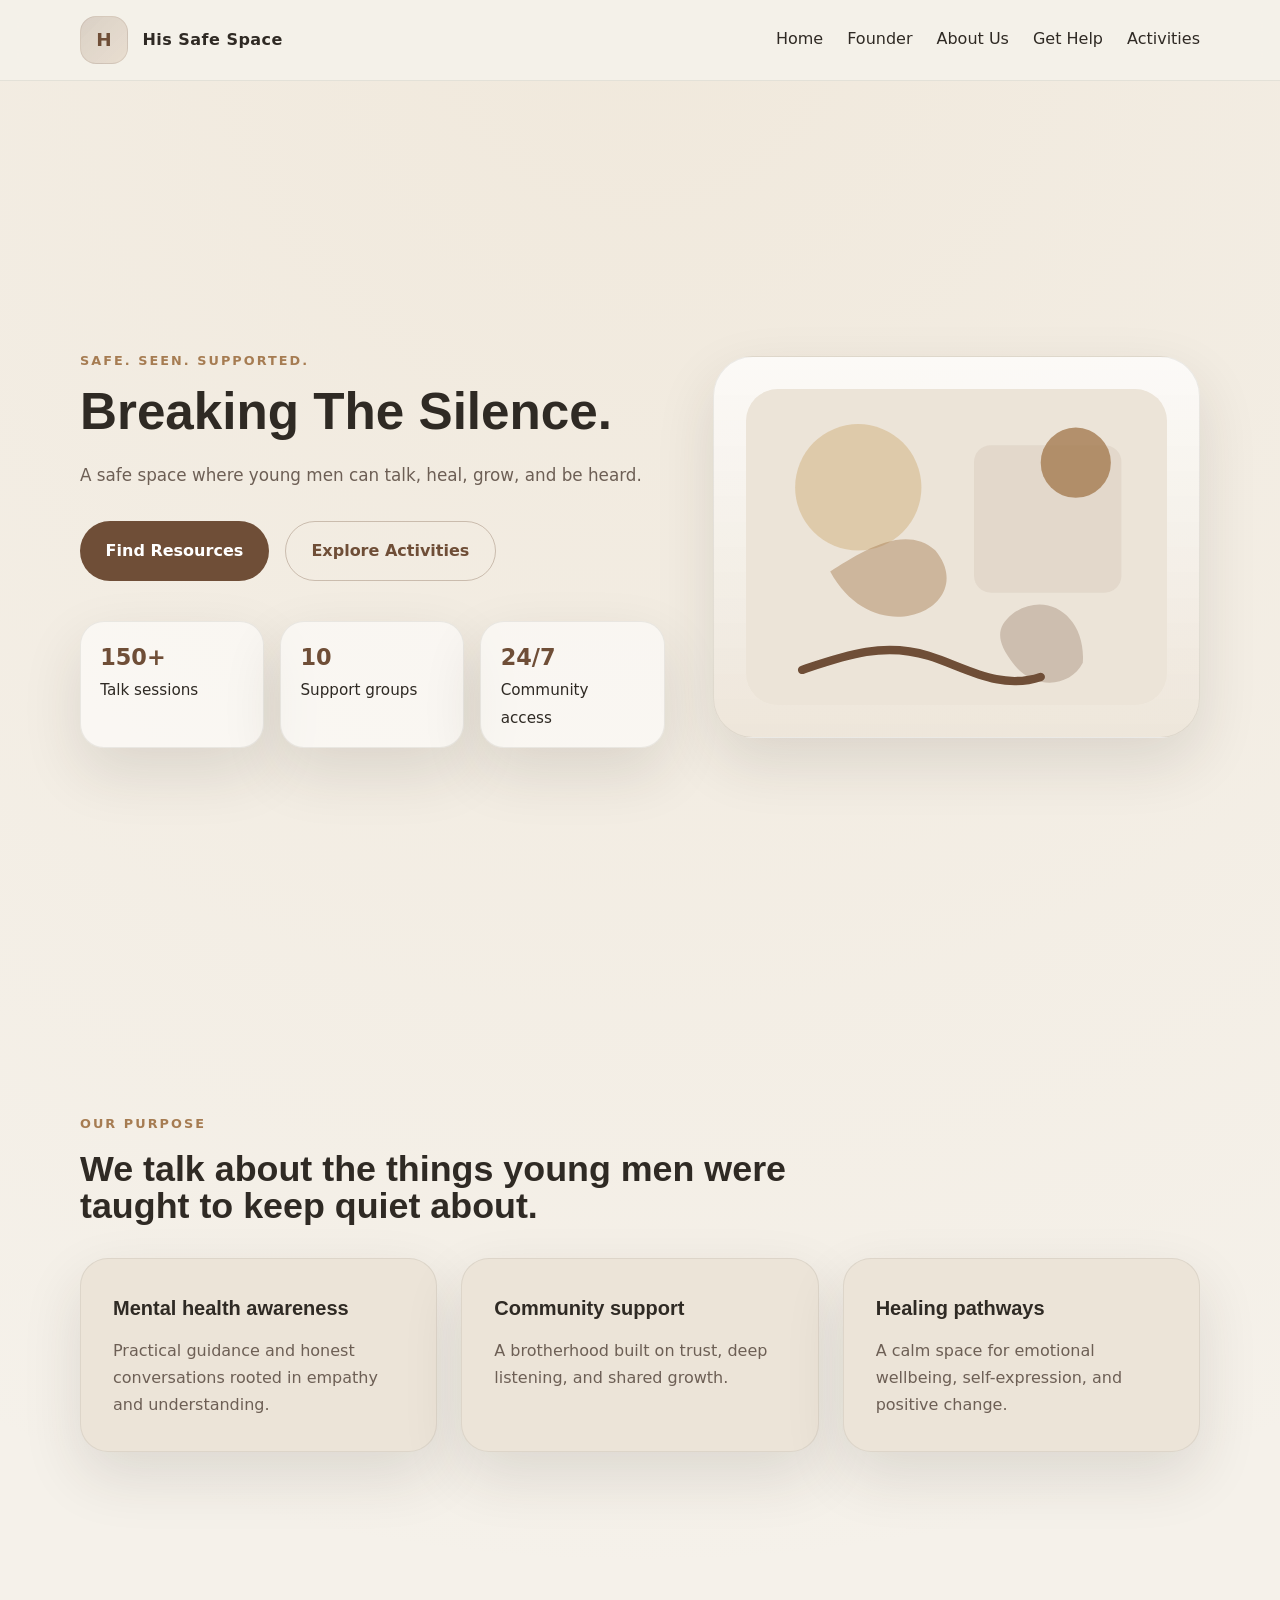
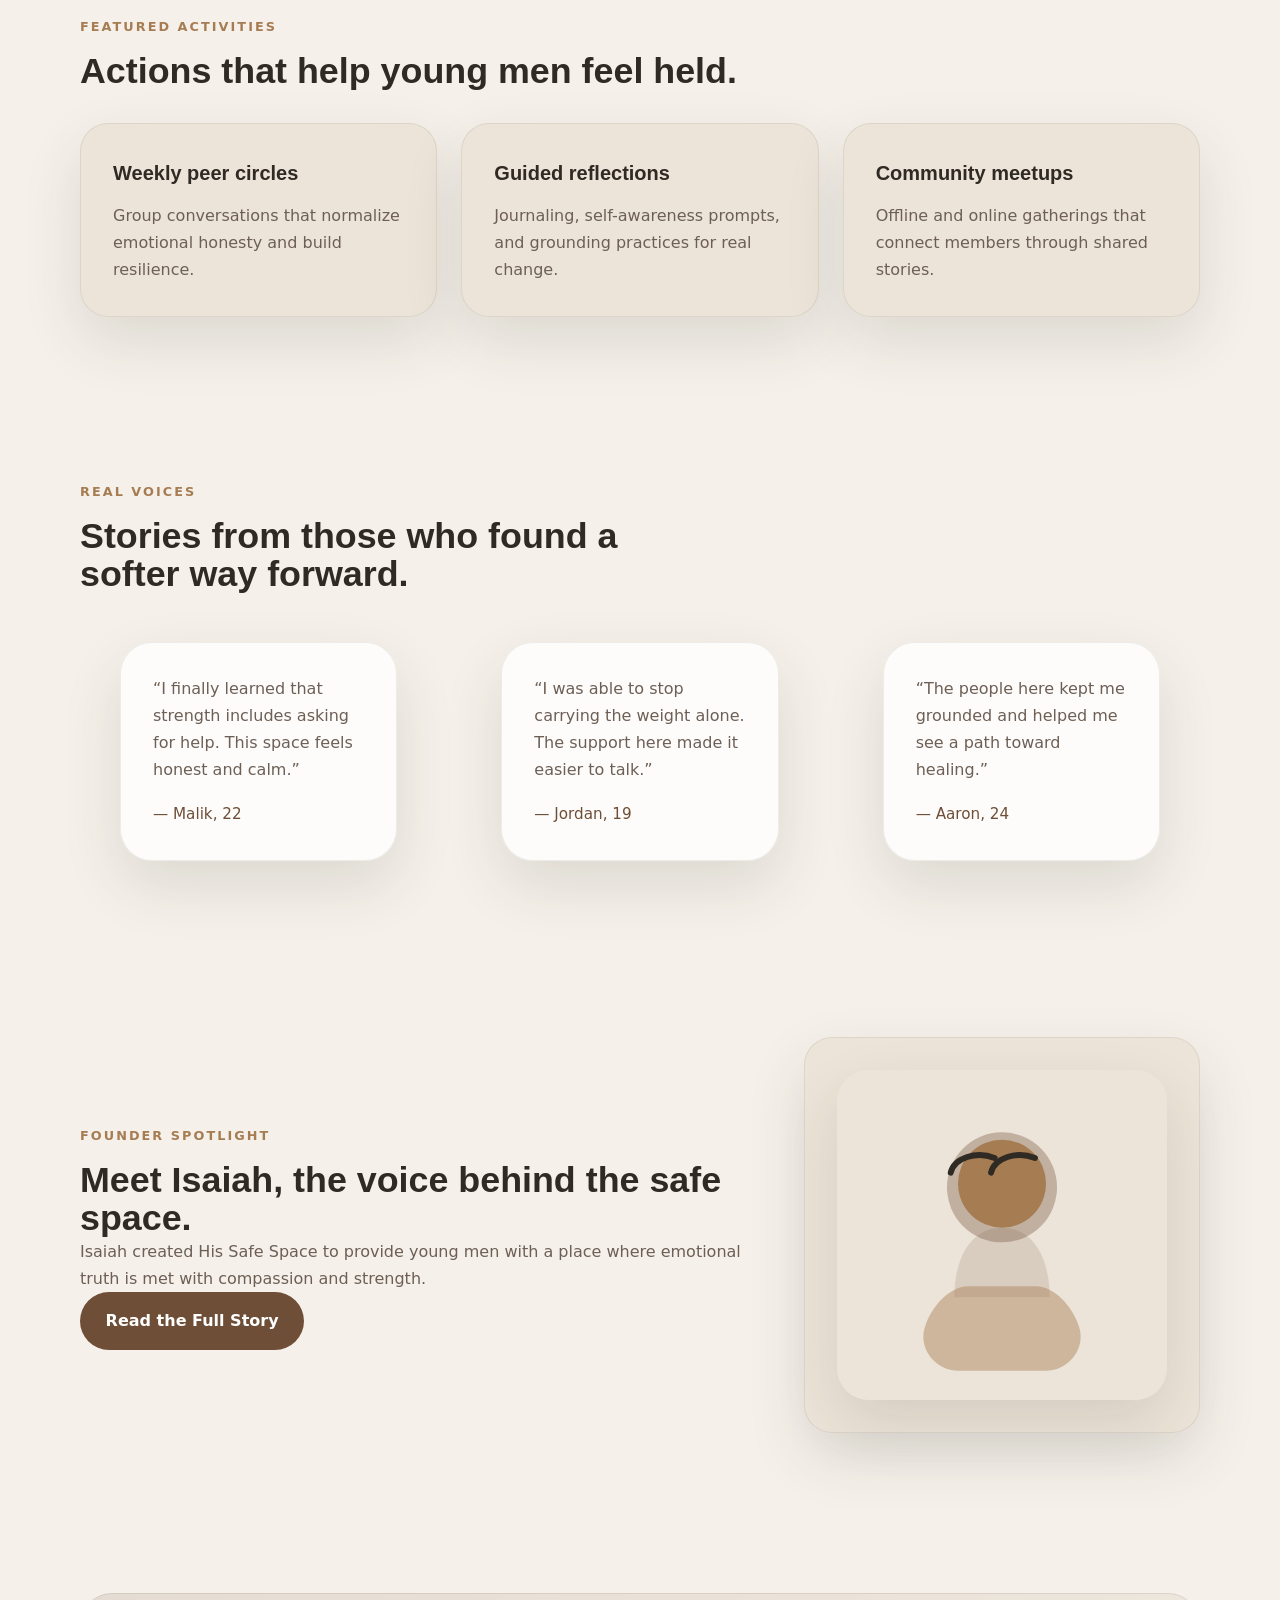
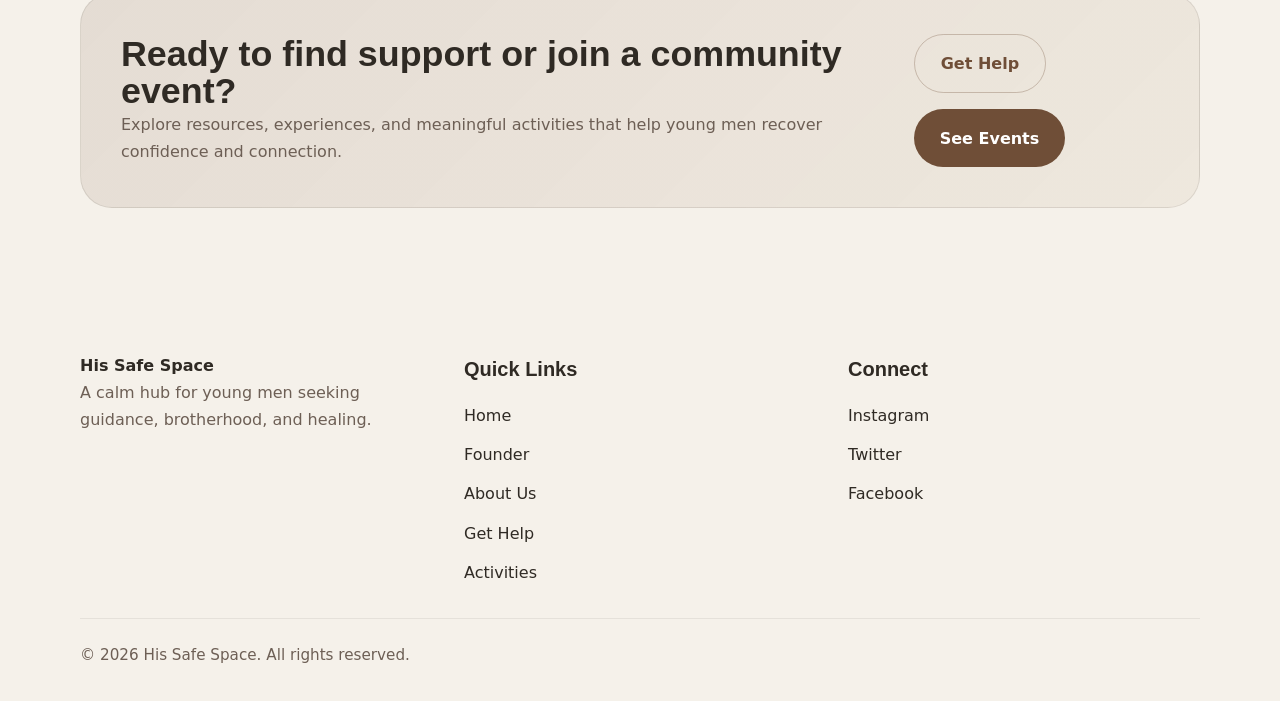
<file: index.html>
<!DOCTYPE html>
<html lang="en">
<head>
  <meta charset="UTF-8" />
  <meta name="viewport" content="width=device-width, initial-scale=1.0" />
  <title>HIS SAFE SPACE | Youth Mental Health</title>
  <link rel="stylesheet" href="css/styles.css" />
  <link rel="stylesheet" href="css/animations.css" />
  <link rel="stylesheet" href="css/responsive.css" />
</head>
<body>
  <header class="site-header">
    <div class="container header-inner">
      <a href="index.html" class="brand" aria-label="His Safe Space homepage">
        <span class="brand-mark">H</span>
        <span class="brand-text">His Safe Space</span>
      </a>
      <button class="nav-toggle" aria-controls="primary-navigation" aria-expanded="false" aria-label="Open navigation">
        <span></span><span></span><span></span>
      </button>
      <nav class="nav" id="primary-navigation">
        <ul class="nav-list">
          <li><a href="index.html">Home</a></li>
          <li><a href="founder.html">Founder</a></li>
          <li><a href="about.html">About Us</a></li>
          <li><a href="get-help.html">Get Help</a></li>
          <li><a href="activities.html">Activities</a></li>
        </ul>
      </nav>
    </div>
  </header>

  <main>
    <section class="hero section" id="home-hero">
      <div class="container hero-grid">
        <div class="hero-copy" data-animate>
          <span class="eyebrow">Safe. Seen. Supported.</span>
          <h1>Breaking The Silence.</h1>
          <p>A safe space where young men can talk, heal, grow, and be heard.</p>
          <div class="hero-actions">
            <a class="button button-primary" href="get-help.html">Find Resources</a>
            <a class="button button-secondary" href="activities.html">Explore Activities</a>
          </div>
          <div class="hero-stats" aria-label="Impact statistics">
            <div>
              <strong>150+</strong>
              <span>Talk sessions</span>
            </div>
            <div>
              <strong>10</strong>
              <span>Support groups</span>
            </div>
            <div>
              <strong>24/7</strong>
              <span>Community access</span>
            </div>
          </div>
        </div>
        <div class="hero-visual" data-animate>
          <div class="hero-card">
            <img src="assets/images/hero-illustration.svg" alt="Warm illustration of young people sharing" />
          </div>
        </div>
      </div>
    </section>

    <section class="mission section" id="mission" data-animate>
      <div class="container">
        <div class="section-header">
          <p class="eyebrow">Our Purpose</p>
          <h2>We talk about the things young men were taught to keep quiet about.</h2>
        </div>
        <div class="mission-grid">
          <article class="mission-card">
            <h3>Mental health awareness</h3>
            <p>Practical guidance and honest conversations rooted in empathy and understanding.</p>
          </article>
          <article class="mission-card">
            <h3>Community support</h3>
            <p>A brotherhood built on trust, deep listening, and shared growth.</p>
          </article>
          <article class="mission-card">
            <h3>Healing pathways</h3>
            <p>A calm space for emotional wellbeing, self-expression, and positive change.</p>
          </article>
        </div>
      </div>
    </section>

    <section class="featured section" id="featured-activities" data-animate>
      <div class="container">
        <div class="section-header">
          <p class="eyebrow">Featured Activities</p>
          <h2>Actions that help young men feel held.</h2>
        </div>
        <div class="featured-grid">
          <article class="featured-card">
            <h3>Weekly peer circles</h3>
            <p>Group conversations that normalize emotional honesty and build resilience.</p>
          </article>
          <article class="featured-card">
            <h3>Guided reflections</h3>
            <p>Journaling, self-awareness prompts, and grounding practices for real change.</p>
          </article>
          <article class="featured-card">
            <h3>Community meetups</h3>
            <p>Offline and online gatherings that connect members through shared stories.</p>
          </article>
        </div>
      </div>
    </section>

    <section class="testimonials section" id="testimonials" data-animate>
      <div class="container testimonials-inner">
        <div class="section-header narrow">
          <p class="eyebrow">Real Voices</p>
          <h2>Stories from those who found a softer way forward.</h2>
        </div>
        <div class="testimonial-grid">
          <blockquote>
            <p>“I finally learned that strength includes asking for help. This space feels honest and calm.”</p>
            <footer>— Malik, 22</footer>
          </blockquote>
          <blockquote>
            <p>“I was able to stop carrying the weight alone. The support here made it easier to talk.”</p>
            <footer>— Jordan, 19</footer>
          </blockquote>
          <blockquote>
            <p>“The people here kept me grounded and helped me see a path toward healing.”</p>
            <footer>— Aaron, 24</footer>
          </blockquote>
        </div>
      </div>
    </section>

    <section class="founder-preview section" id="founder-preview" data-animate>
      <div class="container founder-grid">
        <div class="founder-copy">
          <p class="eyebrow">Founder Spotlight</p>
          <h2>Meet Isaiah, the voice behind the safe space.</h2>
          <p>Isaiah created His Safe Space to provide young men with a place where emotional truth is met with compassion and strength.</p>
          <a class="button button-primary" href="founder.html">Read the Full Story</a>
        </div>
        <div class="founder-card">
          <img src="assets/images/founder-photo.svg" alt="Portrait of founder Isaiah" />
        </div>
      </div>
    </section>

    <section class="cta section" id="cta" data-animate>
      <div class="container cta-panel">
        <div>
          <h2>Ready to find support or join a community event?</h2>
          <p>Explore resources, experiences, and meaningful activities that help young men recover confidence and connection.</p>
        </div>
        <div class="cta-actions">
          <a class="button button-secondary" href="get-help.html">Get Help</a>
          <a class="button button-primary" href="activities.html">See Events</a>
        </div>
      </div>
    </section>
  </main>

  <footer class="site-footer">
    <div class="container footer-grid">
      <div>
        <a href="index.html" class="brand footer-brand">His Safe Space</a>
        <p>A calm hub for young men seeking guidance, brotherhood, and healing.</p>
      </div>
      <div>
        <h3>Quick Links</h3>
        <ul>
          <li><a href="index.html">Home</a></li>
          <li><a href="founder.html">Founder</a></li>
          <li><a href="about.html">About Us</a></li>
          <li><a href="get-help.html">Get Help</a></li>
          <li><a href="activities.html">Activities</a></li>
        </ul>
      </div>
      <div>
        <h3>Connect</h3>
        <ul class="social-list">
          <li><a href="#">Instagram</a></li>
          <li><a href="#">Twitter</a></li>
          <li><a href="#">Facebook</a></li>
        </ul>
      </div>
    </div>
    <div class="container footer-bottom">
      <p>© 2026 His Safe Space. All rights reserved.</p>
    </div>
  </footer>

  <script src="js/main.js"></script>
</body>
</html>
</file>
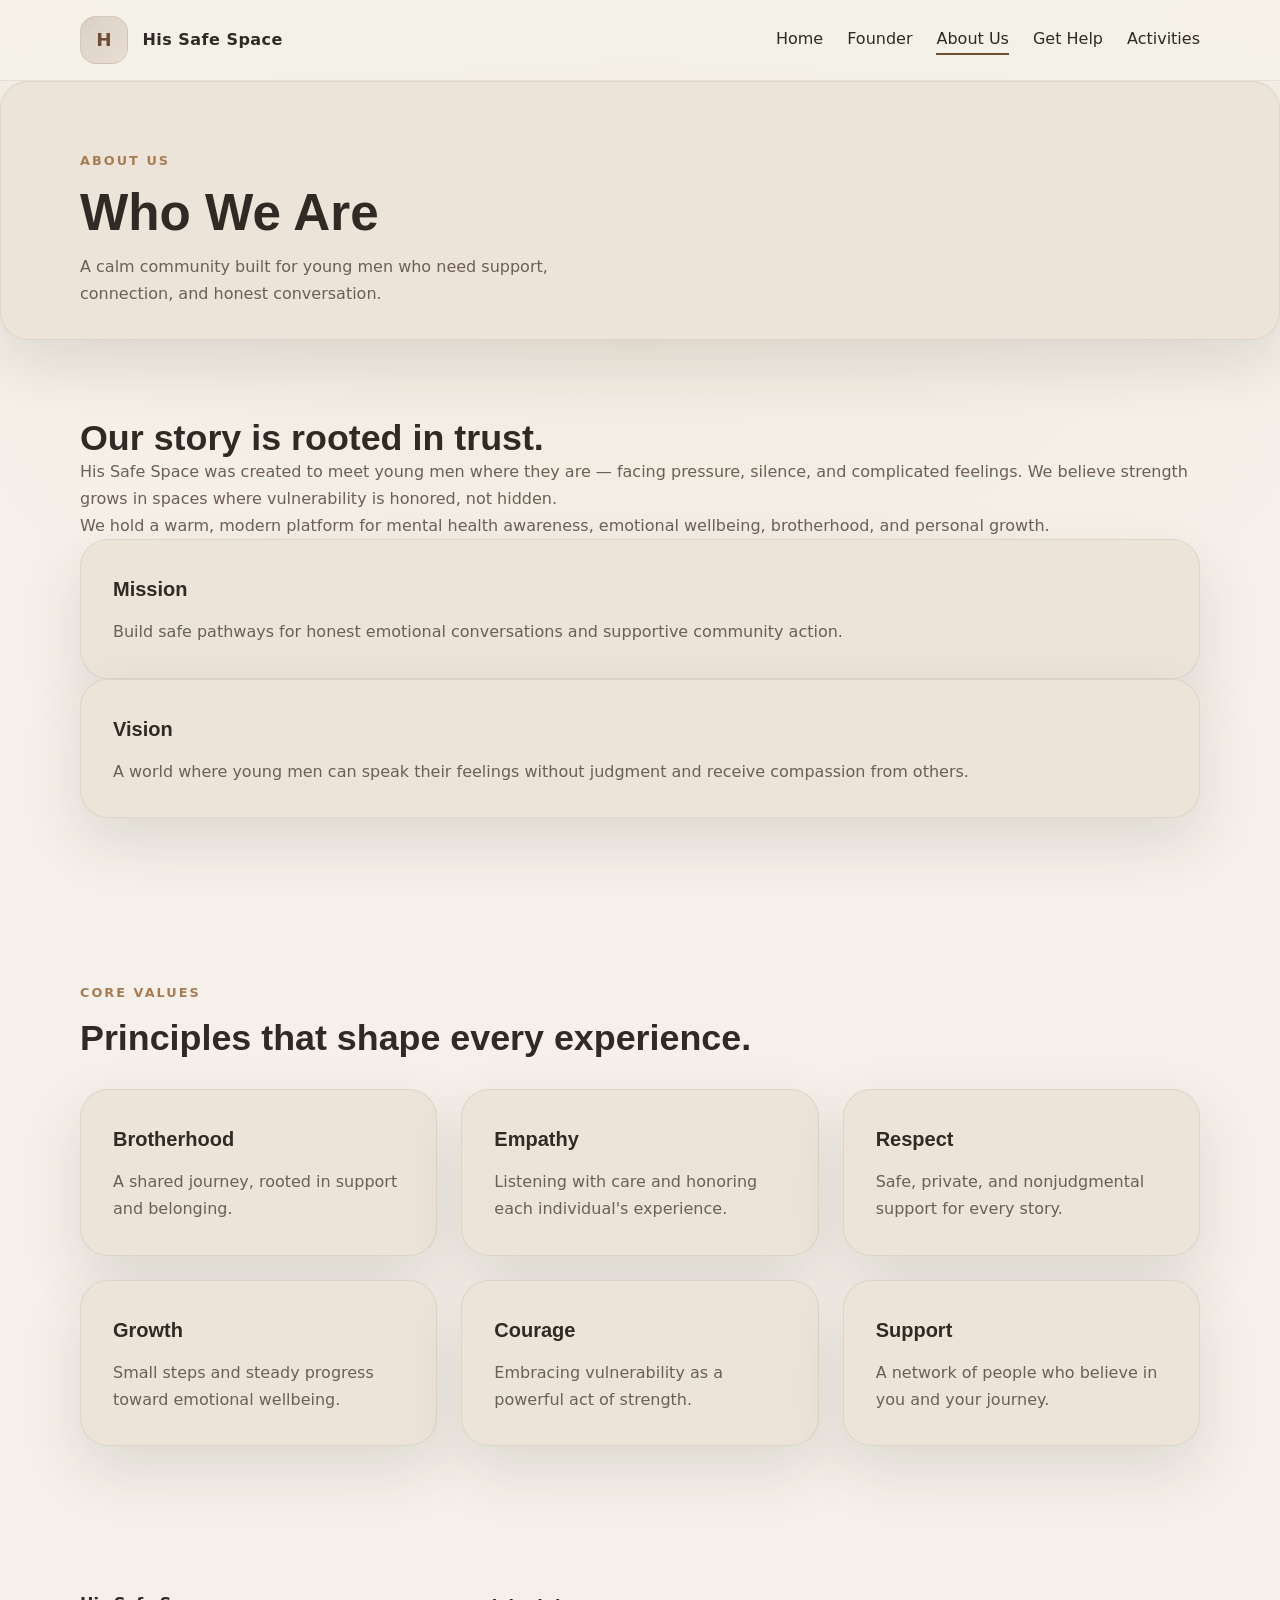
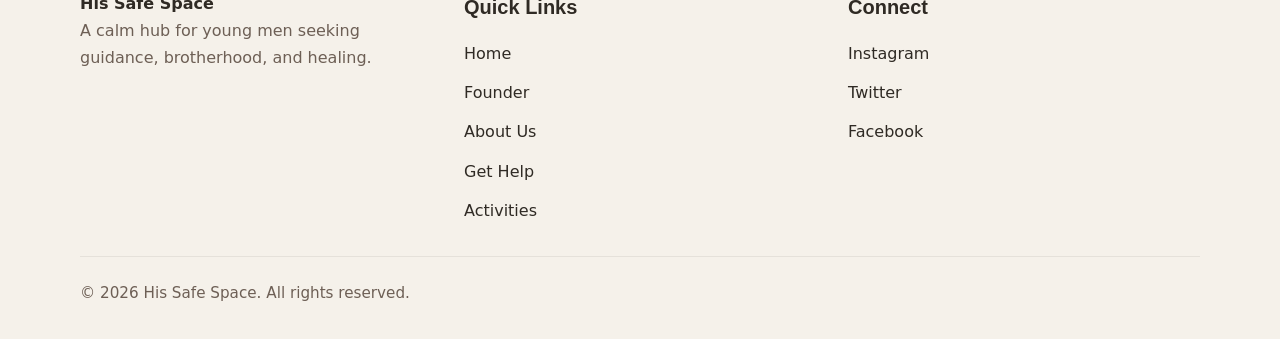
<file: about.html>
<!DOCTYPE html>
<html lang="en">
<head>
  <meta charset="UTF-8" />
  <meta name="viewport" content="width=device-width, initial-scale=1.0" />
  <title>About Us | HIS SAFE SPACE</title>
  <link rel="stylesheet" href="css/styles.css" />
  <link rel="stylesheet" href="css/animations.css" />
  <link rel="stylesheet" href="css/responsive.css" />
</head>
<body>
  <header class="site-header">
    <div class="container header-inner">
      <a href="index.html" class="brand" aria-label="His Safe Space homepage">
        <span class="brand-mark">H</span>
        <span class="brand-text">His Safe Space</span>
      </a>
      <button class="nav-toggle" aria-controls="primary-navigation" aria-expanded="false" aria-label="Open navigation">
        <span></span><span></span><span></span>
      </button>
      <nav class="nav" id="primary-navigation">
        <ul class="nav-list">
          <li><a href="index.html">Home</a></li>
          <li><a href="founder.html">Founder</a></li>
          <li><a href="about.html" aria-current="page">About Us</a></li>
          <li><a href="get-help.html">Get Help</a></li>
          <li><a href="activities.html">Activities</a></li>
        </ul>
      </nav>
    </div>
  </header>

  <main>
    <section class="page-hero section" data-animate>
      <div class="container page-hero-grid">
        <div class="page-hero-copy">
          <p class="eyebrow">About Us</p>
          <h1>Who We Are</h1>
          <p class="page-subtitle">A calm community built for young men who need support, connection, and honest conversation.</p>
        </div>
      </div>
    </section>

    <section class="about-content section" data-animate>
      <div class="container about-grid">
        <article>
          <h2>Our story is rooted in trust.</h2>
          <p>His Safe Space was created to meet young men where they are — facing pressure, silence, and complicated feelings. We believe strength grows in spaces where vulnerability is honored, not hidden.</p>
          <p>We hold a warm, modern platform for mental health awareness, emotional wellbeing, brotherhood, and personal growth.</p>
        </article>
        <aside class="about-sidebar">
          <div class="value-card">
            <h3>Mission</h3>
            <p>Build safe pathways for honest emotional conversations and supportive community action.</p>
          </div>
          <div class="value-card">
            <h3>Vision</h3>
            <p>A world where young men can speak their feelings without judgment and receive compassion from others.</p>
          </div>
        </aside>
      </div>
    </section>

    <section class="core-values section" data-animate>
      <div class="container">
        <div class="section-header">
          <p class="eyebrow">Core Values</p>
          <h2>Principles that shape every experience.</h2>
        </div>
        <div class="values-grid values-grid-2">
          <article class="value-card interactive-card" tabindex="0">
            <h3>Brotherhood</h3>
            <p>A shared journey, rooted in support and belonging.</p>
          </article>
          <article class="value-card interactive-card" tabindex="0">
            <h3>Empathy</h3>
            <p>Listening with care and honoring each individual's experience.</p>
          </article>
          <article class="value-card interactive-card" tabindex="0">
            <h3>Respect</h3>
            <p>Safe, private, and nonjudgmental support for every story.</p>
          </article>
          <article class="value-card interactive-card" tabindex="0">
            <h3>Growth</h3>
            <p>Small steps and steady progress toward emotional wellbeing.</p>
          </article>
          <article class="value-card interactive-card" tabindex="0">
            <h3>Courage</h3>
            <p>Embracing vulnerability as a powerful act of strength.</p>
          </article>
          <article class="value-card interactive-card" tabindex="0">
            <h3>Support</h3>
            <p>A network of people who believe in you and your journey.</p>
          </article>
        </div>
      </div>
    </section>
  </main>

  <footer class="site-footer">
    <div class="container footer-grid">
      <div>
        <a href="index.html" class="brand footer-brand">His Safe Space</a>
        <p>A calm hub for young men seeking guidance, brotherhood, and healing.</p>
      </div>
      <div>
        <h3>Quick Links</h3>
        <ul>
          <li><a href="index.html">Home</a></li>
          <li><a href="founder.html">Founder</a></li>
          <li><a href="about.html">About Us</a></li>
          <li><a href="get-help.html">Get Help</a></li>
          <li><a href="activities.html">Activities</a></li>
        </ul>
      </div>
      <div>
        <h3>Connect</h3>
        <ul class="social-list">
          <li><a href="#">Instagram</a></li>
          <li><a href="#">Twitter</a></li>
          <li><a href="#">Facebook</a></li>
        </ul>
      </div>
    </div>
    <div class="container footer-bottom">
      <p>© 2026 His Safe Space. All rights reserved.</p>
    </div>
  </footer>

  <script src="js/main.js"></script>
</body>
</html>
</file>
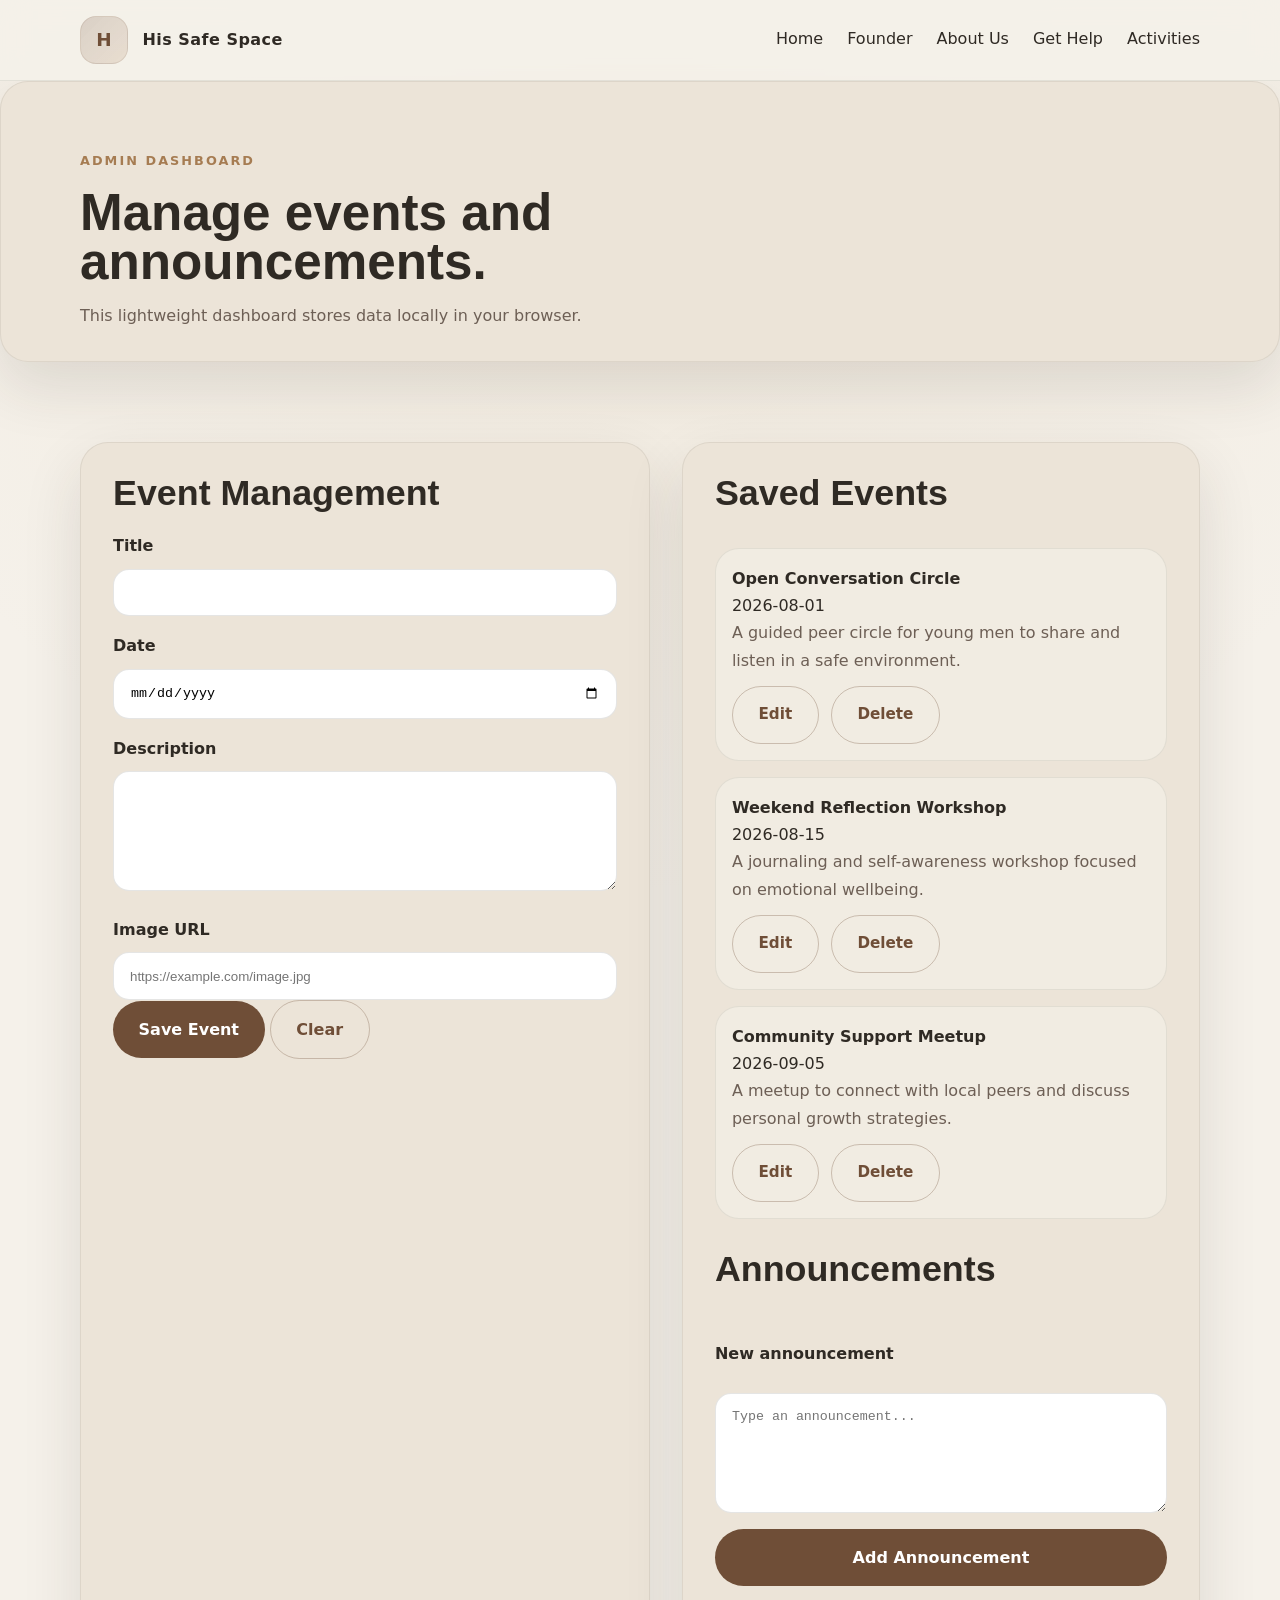
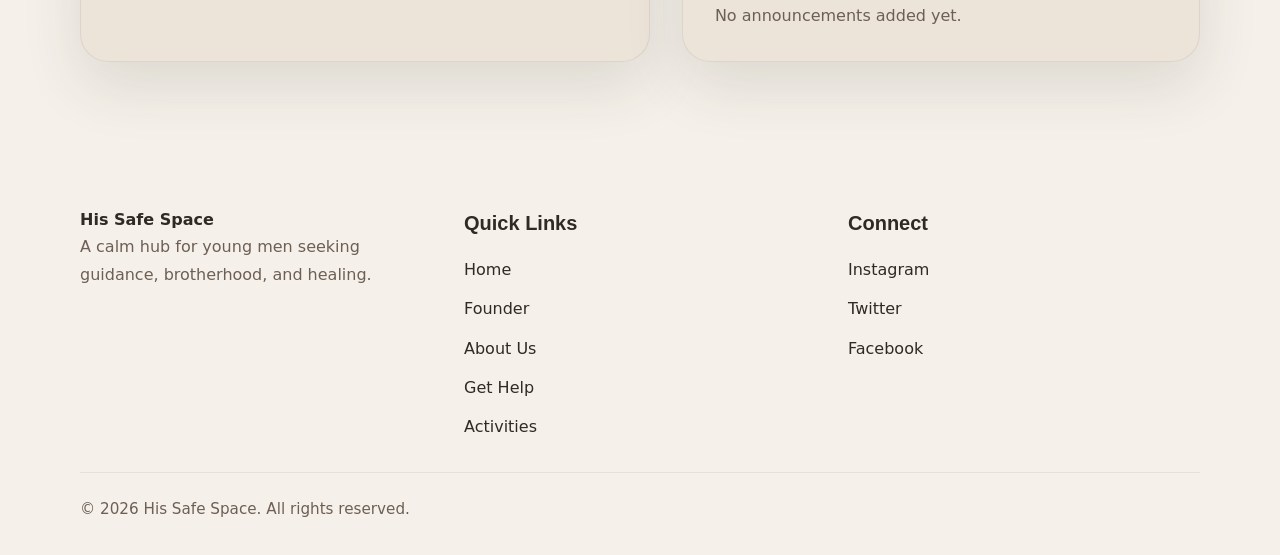
<file: admin.html>
<!DOCTYPE html>
<html lang="en">
<head>
  <meta charset="UTF-8" />
  <meta name="viewport" content="width=device-width, initial-scale=1.0" />
  <title>Admin | HIS SAFE SPACE</title>
  <link rel="stylesheet" href="css/styles.css" />
  <link rel="stylesheet" href="css/animations.css" />
  <link rel="stylesheet" href="css/responsive.css" />
</head>
<body>
  <header class="site-header">
    <div class="container header-inner">
      <a href="index.html" class="brand" aria-label="His Safe Space homepage">
        <span class="brand-mark">H</span>
        <span class="brand-text">His Safe Space</span>
      </a>
      <button class="nav-toggle" aria-controls="primary-navigation" aria-expanded="false" aria-label="Open navigation">
        <span></span><span></span><span></span>
      </button>
      <nav class="nav" id="primary-navigation">
        <ul class="nav-list">
          <li><a href="index.html">Home</a></li>
          <li><a href="founder.html">Founder</a></li>
          <li><a href="about.html">About Us</a></li>
          <li><a href="get-help.html">Get Help</a></li>
          <li><a href="activities.html">Activities</a></li>
        </ul>
      </nav>
    </div>
  </header>

  <main>
    <section class="page-hero section" data-animate>
      <div class="container page-hero-grid">
        <div class="page-hero-copy">
          <p class="eyebrow">Admin Dashboard</p>
          <h1>Manage events and announcements.</h1>
          <p class="page-subtitle">This lightweight dashboard stores data locally in your browser.</p>
        </div>
      </div>
    </section>

    <section class="admin-panel section" data-animate>
      <div class="container admin-grid">
        <form id="event-form" class="admin-card" aria-label="Add or edit event">
          <h2>Event Management</h2>
          <label for="event-title">Title</label>
          <input id="event-title" name="title" type="text" required />
          <label for="event-date">Date</label>
          <input id="event-date" name="date" type="date" required />
          <label for="event-description">Description</label>
          <textarea id="event-description" name="description" rows="4" required></textarea>
          <label for="event-image">Image URL</label>
          <input id="event-image" name="image" type="url" placeholder="https://example.com/image.jpg" required />
          <button type="submit" class="button button-primary">Save Event</button>
          <button type="button" id="clear-form" class="button button-secondary">Clear</button>
          <input type="hidden" id="event-id" />
        </form>

        <div class="admin-card admin-content">
          <div class="events-admin">
            <h2>Saved Events</h2>
            <div id="events-admin-list"></div>
          </div>
          <div class="announcements-admin">
            <h2>Announcements</h2>
            <label for="announcement-text">New announcement</label>
            <textarea id="announcement-text" rows="3" placeholder="Type an announcement..."></textarea>
            <button id="add-announcement" class="button button-primary">Add Announcement</button>
            <div id="announcements-admin-list"></div>
          </div>
        </div>
      </div>
    </section>
  </main>

  <footer class="site-footer">
    <div class="container footer-grid">
      <div>
        <a href="index.html" class="brand footer-brand">His Safe Space</a>
        <p>A calm hub for young men seeking guidance, brotherhood, and healing.</p>
      </div>
      <div>
        <h3>Quick Links</h3>
        <ul>
          <li><a href="index.html">Home</a></li>
          <li><a href="founder.html">Founder</a></li>
          <li><a href="about.html">About Us</a></li>
          <li><a href="get-help.html">Get Help</a></li>
          <li><a href="activities.html">Activities</a></li>
        </ul>
      </div>
      <div>
        <h3>Connect</h3>
        <ul class="social-list">
          <li><a href="#">Instagram</a></li>
          <li><a href="#">Twitter</a></li>
          <li><a href="#">Facebook</a></li>
        </ul>
      </div>
    </div>
    <div class="container footer-bottom">
      <p>© 2026 His Safe Space. All rights reserved.</p>
    </div>
  </footer>

  <script src="js/admin.js"></script>
  <script src="js/main.js"></script>
</body>
</html>
</file>
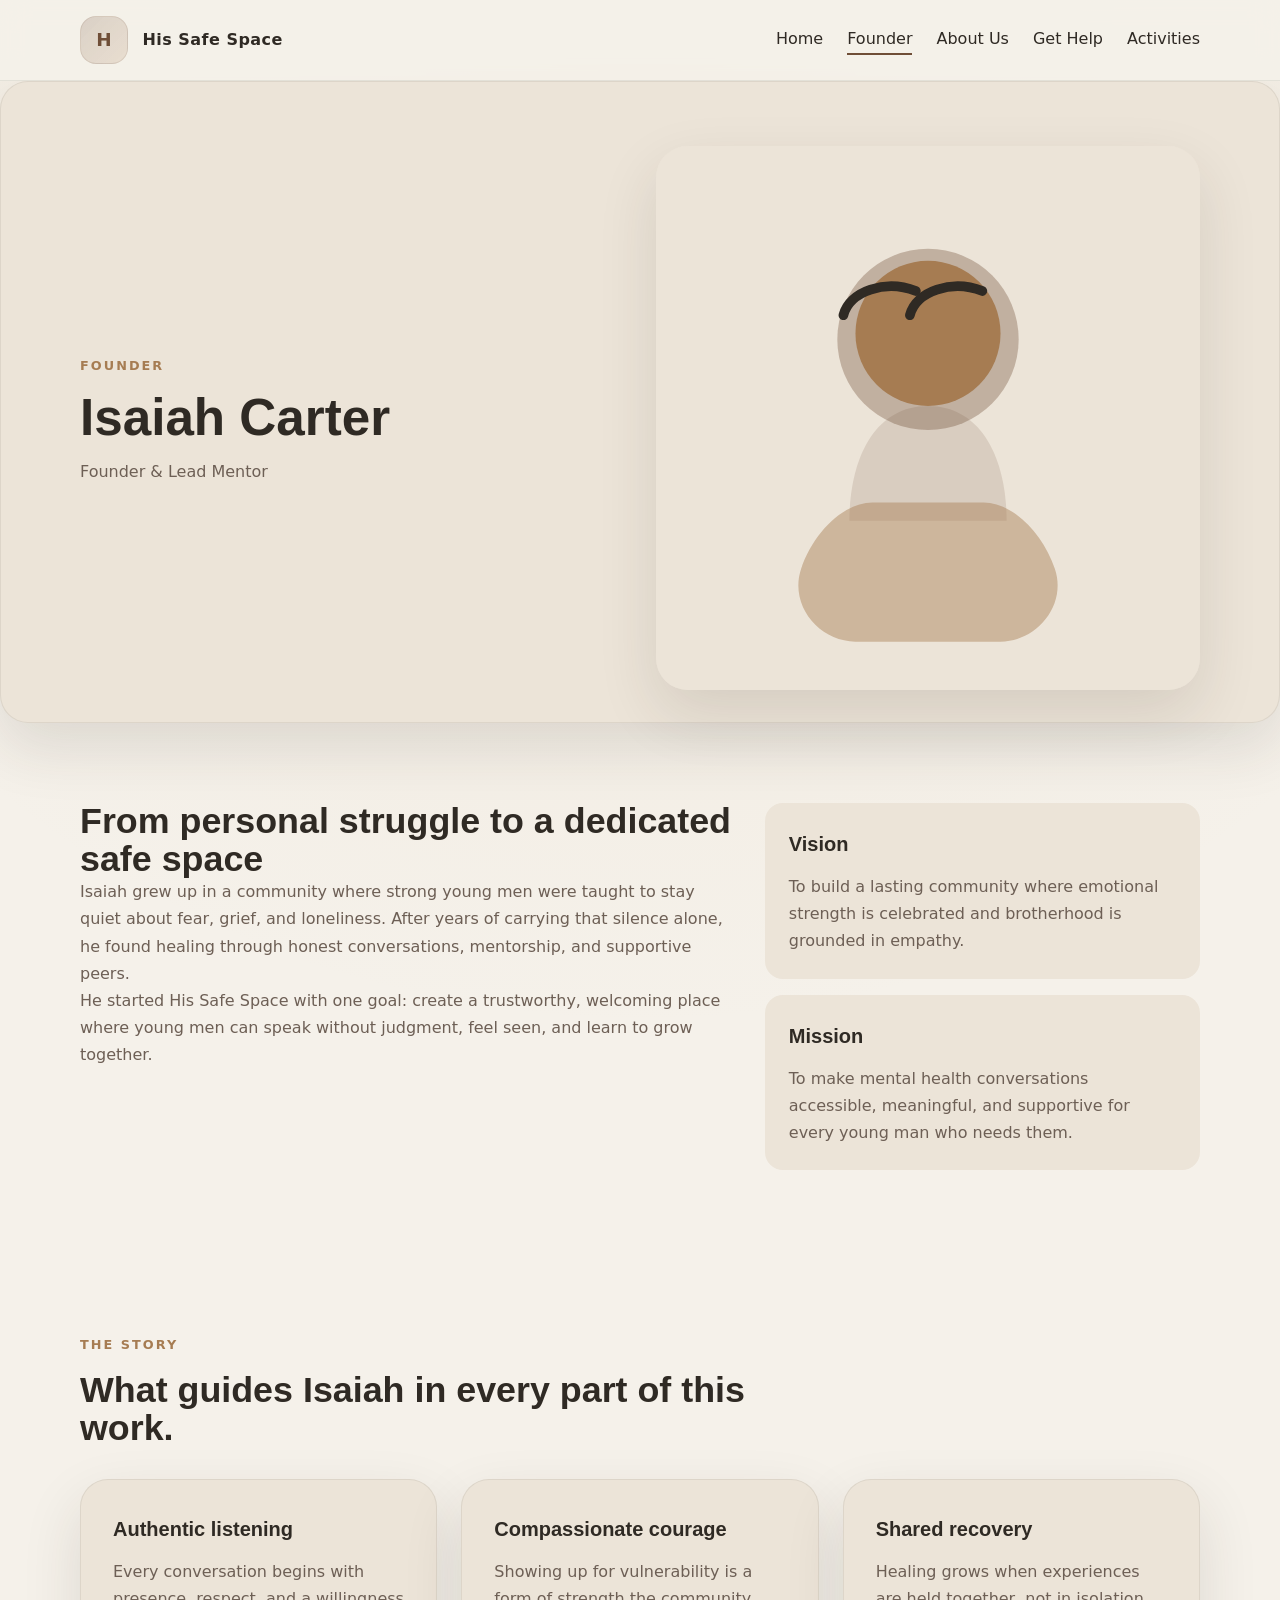
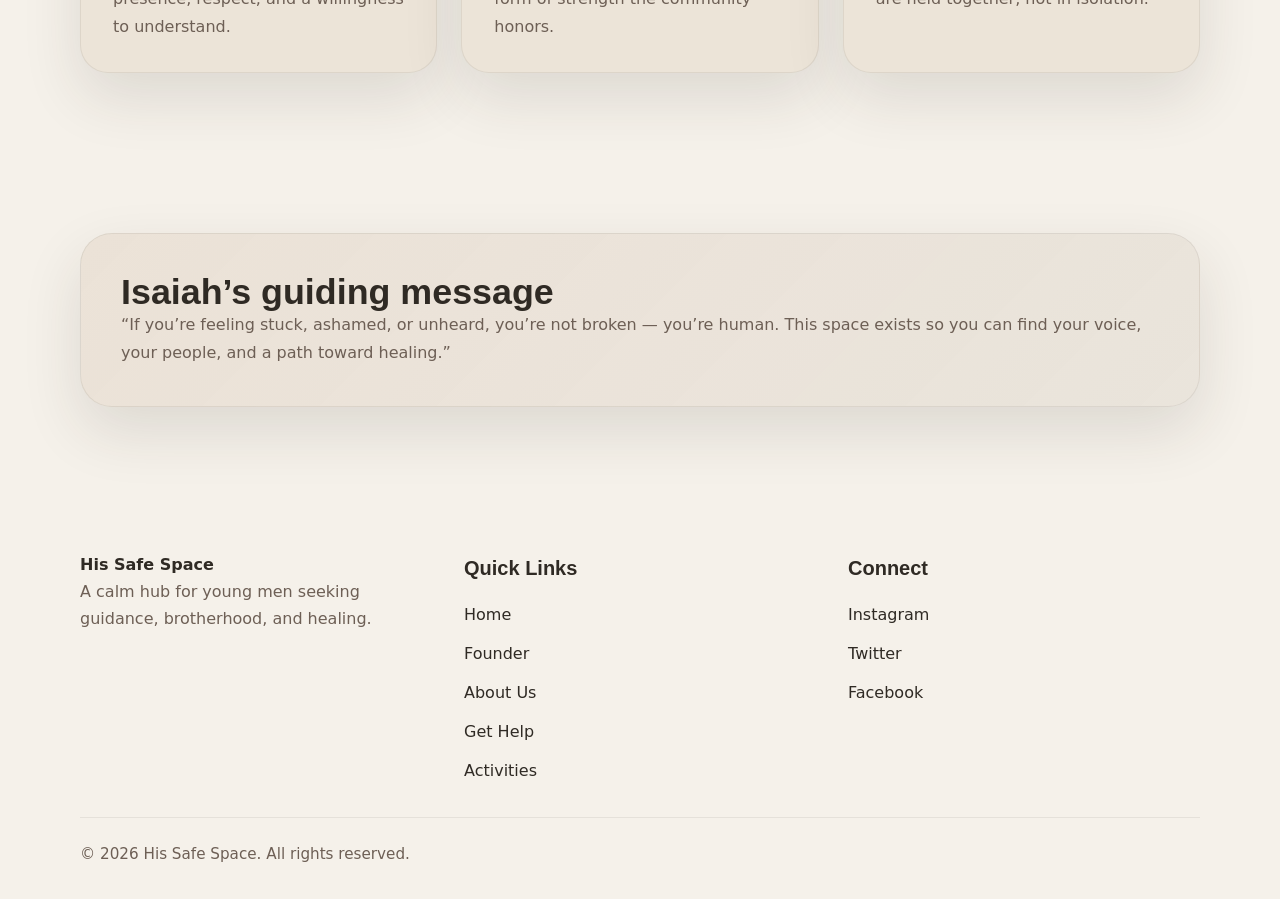
<file: founder.html>
<!DOCTYPE html>
<html lang="en">
<head>
  <meta charset="UTF-8" />
  <meta name="viewport" content="width=device-width, initial-scale=1.0" />
  <title>Founder | HIS SAFE SPACE</title>
  <link rel="stylesheet" href="css/styles.css" />
  <link rel="stylesheet" href="css/animations.css" />
  <link rel="stylesheet" href="css/responsive.css" />
</head>
<body>
  <header class="site-header">
    <div class="container header-inner">
      <a href="index.html" class="brand" aria-label="His Safe Space homepage">
        <span class="brand-mark">H</span>
        <span class="brand-text">His Safe Space</span>
      </a>
      <button class="nav-toggle" aria-controls="primary-navigation" aria-expanded="false" aria-label="Open navigation">
        <span></span><span></span><span></span>
      </button>
      <nav class="nav" id="primary-navigation">
        <ul class="nav-list">
          <li><a href="index.html">Home</a></li>
          <li><a href="founder.html" aria-current="page">Founder</a></li>
          <li><a href="about.html">About Us</a></li>
          <li><a href="get-help.html">Get Help</a></li>
          <li><a href="activities.html">Activities</a></li>
        </ul>
      </nav>
    </div>
  </header>

  <main>
    <section class="page-hero section" data-animate>
      <div class="container page-hero-grid">
        <div class="page-hero-copy">
          <p class="eyebrow">Founder</p>
          <h1>Isaiah Carter</h1>
          <p class="page-subtitle">Founder & Lead Mentor</p>
        </div>
        <div class="page-hero-image">
          <img src="assets/images/founder-photo.svg" alt="Founder Isaiah smiling" />
        </div>
      </div>
    </section>

    <section class="founder-story section" data-animate>
      <div class="container founder-story-grid">
        <article>
          <h2>From personal struggle to a dedicated safe space</h2>
          <p>Isaiah grew up in a community where strong young men were taught to stay quiet about fear, grief, and loneliness. After years of carrying that silence alone, he found healing through honest conversations, mentorship, and supportive peers.</p>
          <p>He started His Safe Space with one goal: create a trustworthy, welcoming place where young men can speak without judgment, feel seen, and learn to grow together.</p>
        </article>
        <aside class="founder-details">
          <div class="detail-card">
            <h3>Vision</h3>
            <p>To build a lasting community where emotional strength is celebrated and brotherhood is grounded in empathy.</p>
          </div>
          <div class="detail-card">
            <h3>Mission</h3>
            <p>To make mental health conversations accessible, meaningful, and supportive for every young man who needs them.</p>
          </div>
        </aside>
      </div>
    </section>

    <section class="values section" data-animate>
      <div class="container">
        <div class="section-header">
          <p class="eyebrow">The Story</p>
          <h2>What guides Isaiah in every part of this work.</h2>
        </div>
        <div class="values-grid">
          <article class="value-card">
            <h3>Authentic listening</h3>
            <p>Every conversation begins with presence, respect, and a willingness to understand.</p>
          </article>
          <article class="value-card">
            <h3>Compassionate courage</h3>
            <p>Showing up for vulnerability is a form of strength the community honors.</p>
          </article>
          <article class="value-card">
            <h3>Shared recovery</h3>
            <p>Healing grows when experiences are held together, not in isolation.</p>
          </article>
        </div>
      </div>
    </section>

    <section class="founder-vision section" data-animate>
      <div class="container founder-vision-panel">
        <div>
          <h2>Isaiah’s guiding message</h2>
          <p>“If you’re feeling stuck, ashamed, or unheard, you’re not broken — you’re human. This space exists so you can find your voice, your people, and a path toward healing.”</p>
        </div>
      </div>
    </section>
  </main>

  <footer class="site-footer">
    <div class="container footer-grid">
      <div>
        <a href="index.html" class="brand footer-brand">His Safe Space</a>
        <p>A calm hub for young men seeking guidance, brotherhood, and healing.</p>
      </div>
      <div>
        <h3>Quick Links</h3>
        <ul>
          <li><a href="index.html">Home</a></li>
          <li><a href="founder.html">Founder</a></li>
          <li><a href="about.html">About Us</a></li>
          <li><a href="get-help.html">Get Help</a></li>
          <li><a href="activities.html">Activities</a></li>
        </ul>
      </div>
      <div>
        <h3>Connect</h3>
        <ul class="social-list">
          <li><a href="#">Instagram</a></li>
          <li><a href="#">Twitter</a></li>
          <li><a href="#">Facebook</a></li>
        </ul>
      </div>
    </div>
    <div class="container footer-bottom">
      <p>© 2026 His Safe Space. All rights reserved.</p>
    </div>
  </footer>

  <script src="js/main.js"></script>
</body>
</html>
</file>
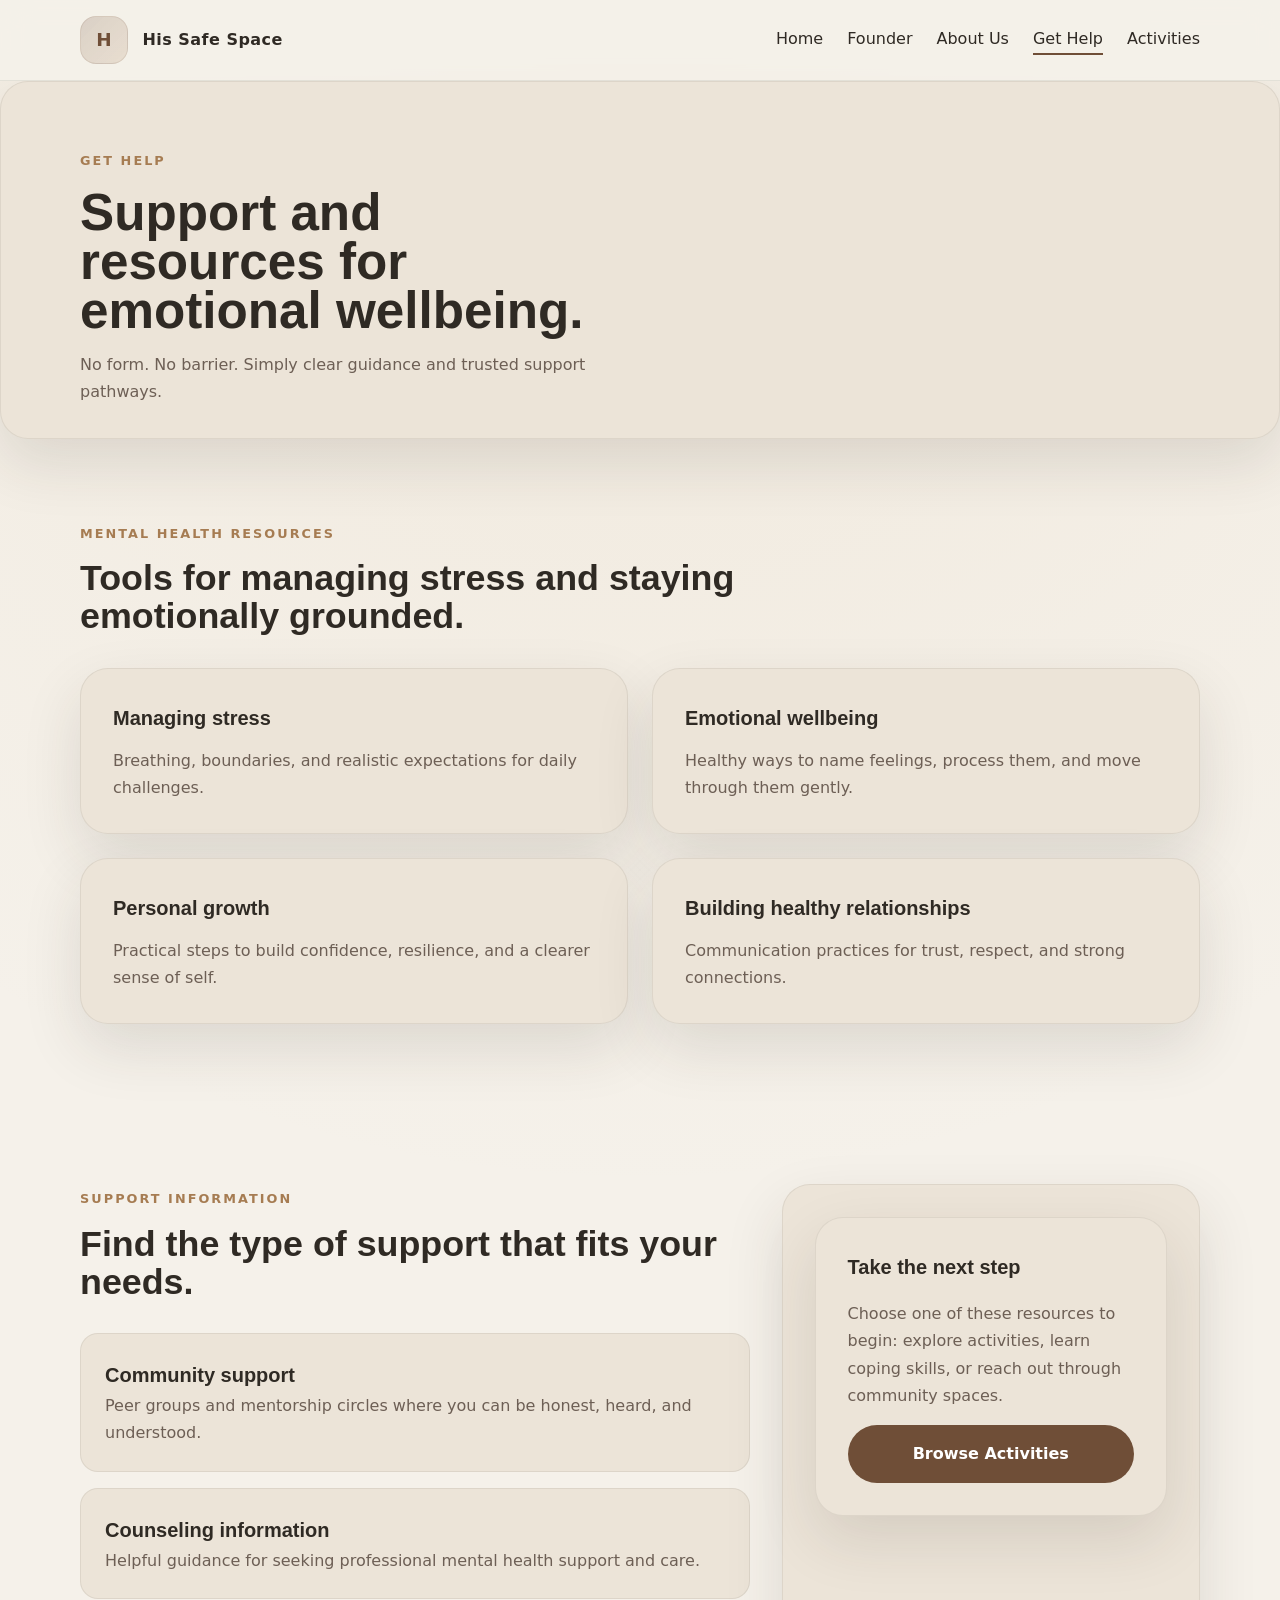
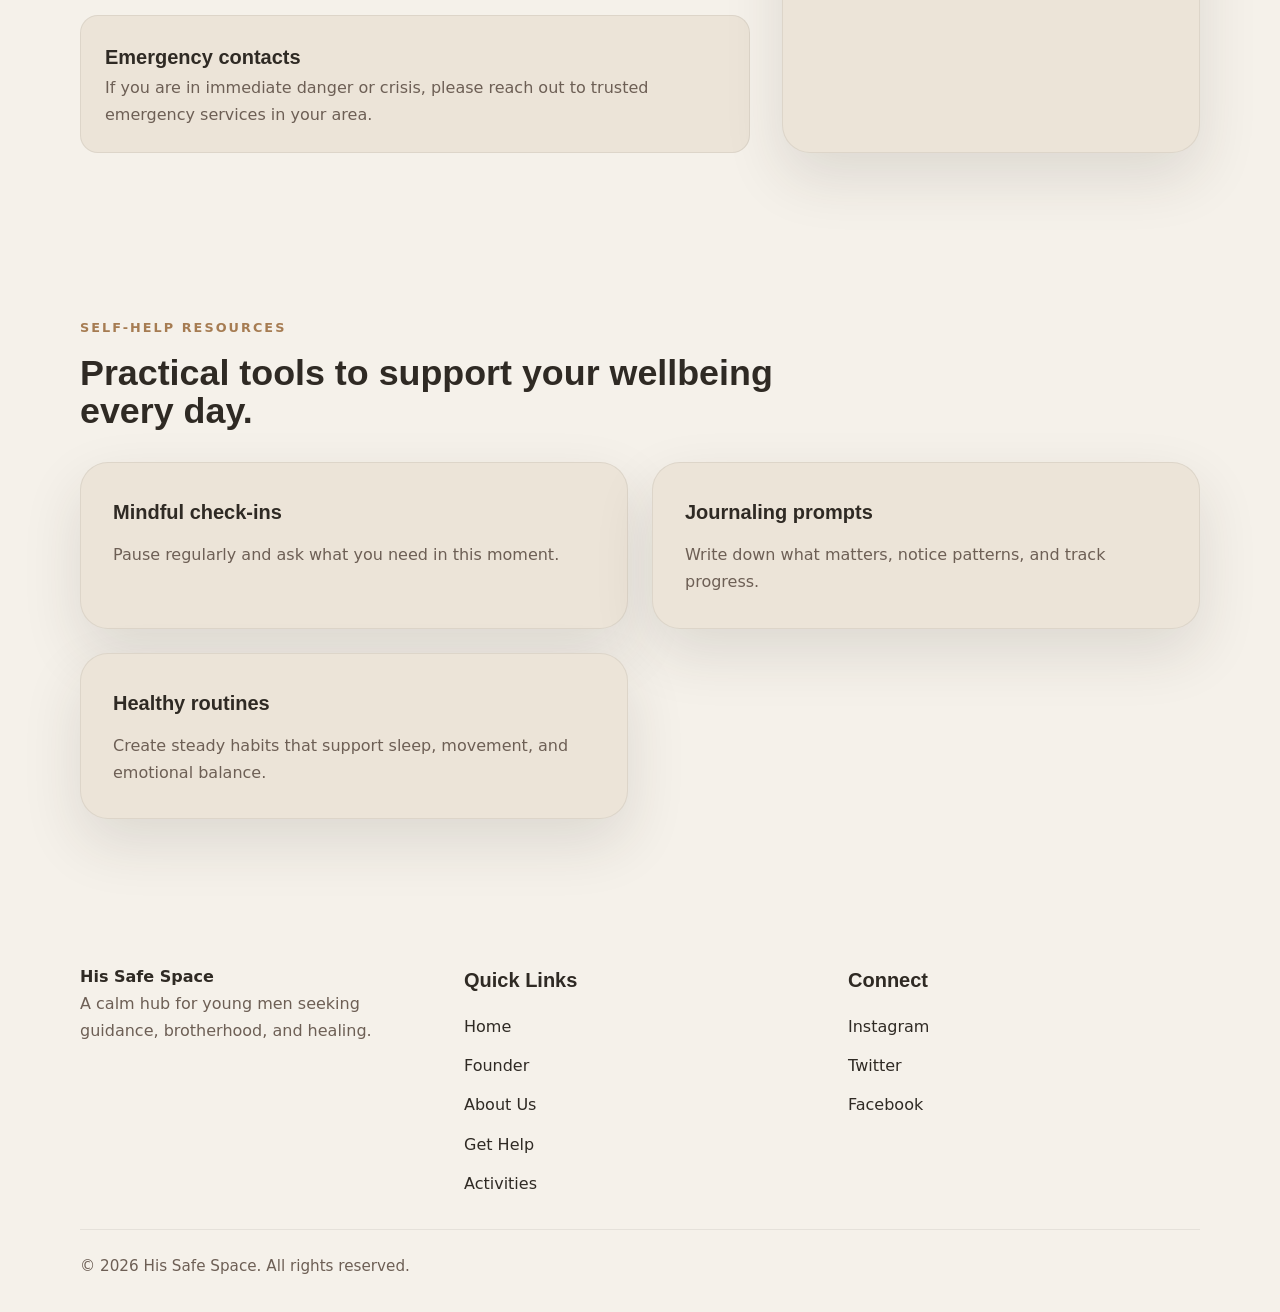
<file: get-help.html>
<!DOCTYPE html>
<html lang="en">
<head>
  <meta charset="UTF-8" />
  <meta name="viewport" content="width=device-width, initial-scale=1.0" />
  <title>Get Help | HIS SAFE SPACE</title>
  <link rel="stylesheet" href="css/styles.css" />
  <link rel="stylesheet" href="css/animations.css" />
  <link rel="stylesheet" href="css/responsive.css" />
</head>
<body>
  <header class="site-header">
    <div class="container header-inner">
      <a href="index.html" class="brand" aria-label="His Safe Space homepage">
        <span class="brand-mark">H</span>
        <span class="brand-text">His Safe Space</span>
      </a>
      <button class="nav-toggle" aria-controls="primary-navigation" aria-expanded="false" aria-label="Open navigation">
        <span></span><span></span><span></span>
      </button>
      <nav class="nav" id="primary-navigation">
        <ul class="nav-list">
          <li><a href="index.html">Home</a></li>
          <li><a href="founder.html">Founder</a></li>
          <li><a href="about.html">About Us</a></li>
          <li><a href="get-help.html" aria-current="page">Get Help</a></li>
          <li><a href="activities.html">Activities</a></li>
        </ul>
      </nav>
    </div>
  </header>

  <main>
    <section class="page-hero section" data-animate>
      <div class="container page-hero-grid">
        <div class="page-hero-copy">
          <p class="eyebrow">Get Help</p>
          <h1>Support and resources for emotional wellbeing.</h1>
          <p class="page-subtitle">No form. No barrier. Simply clear guidance and trusted support pathways.</p>
        </div>
      </div>
    </section>

    <section class="resources section" data-animate>
      <div class="container">
        <div class="section-header">
          <p class="eyebrow">Mental Health Resources</p>
          <h2>Tools for managing stress and staying emotionally grounded.</h2>
        </div>
        <div class="resource-grid">
          <article class="resource-card">
            <h3>Managing stress</h3>
            <p>Breathing, boundaries, and realistic expectations for daily challenges.</p>
          </article>
          <article class="resource-card">
            <h3>Emotional wellbeing</h3>
            <p>Healthy ways to name feelings, process them, and move through them gently.</p>
          </article>
          <article class="resource-card">
            <h3>Personal growth</h3>
            <p>Practical steps to build confidence, resilience, and a clearer sense of self.</p>
          </article>
          <article class="resource-card">
            <h3>Building healthy relationships</h3>
            <p>Communication practices for trust, respect, and strong connections.</p>
          </article>
        </div>
      </div>
    </section>

    <section class="support section" data-animate>
      <div class="container support-grid">
        <div class="support-copy">
          <div class="section-header">
            <p class="eyebrow">Support Information</p>
            <h2>Find the type of support that fits your needs.</h2>
          </div>
          <div class="support-list">
            <div class="support-item">
              <h3>Community support</h3>
              <p>Peer groups and mentorship circles where you can be honest, heard, and understood.</p>
            </div>
            <div class="support-item">
              <h3>Counseling information</h3>
              <p>Helpful guidance for seeking professional mental health support and care.</p>
            </div>
            <div class="support-item">
              <h3>Emergency contacts</h3>
              <p>If you are in immediate danger or crisis, please reach out to trusted emergency services in your area.</p>
            </div>
          </div>
        </div>
        <div class="support-panel">
          <div class="callout-card">
            <h3>Take the next step</h3>
            <p>Choose one of these resources to begin: explore activities, learn coping skills, or reach out through community spaces.</p>
            <a class="button button-primary" href="activities.html">Browse Activities</a>
          </div>
        </div>
      </div>
    </section>

    <section class="self-help section" data-animate>
      <div class="container">
        <div class="section-header">
          <p class="eyebrow">Self-Help Resources</p>
          <h2>Practical tools to support your wellbeing every day.</h2>
        </div>
        <div class="resource-grid">
          <article class="resource-card">
            <h3>Mindful check-ins</h3>
            <p>Pause regularly and ask what you need in this moment.</p>
          </article>
          <article class="resource-card">
            <h3>Journaling prompts</h3>
            <p>Write down what matters, notice patterns, and track progress.</p>
          </article>
          <article class="resource-card">
            <h3>Healthy routines</h3>
            <p>Create steady habits that support sleep, movement, and emotional balance.</p>
          </article>
        </div>
      </div>
    </section>
  </main>

  <footer class="site-footer">
    <div class="container footer-grid">
      <div>
        <a href="index.html" class="brand footer-brand">His Safe Space</a>
        <p>A calm hub for young men seeking guidance, brotherhood, and healing.</p>
      </div>
      <div>
        <h3>Quick Links</h3>
        <ul>
          <li><a href="index.html">Home</a></li>
          <li><a href="founder.html">Founder</a></li>
          <li><a href="about.html">About Us</a></li>
          <li><a href="get-help.html">Get Help</a></li>
          <li><a href="activities.html">Activities</a></li>
        </ul>
      </div>
      <div>
        <h3>Connect</h3>
        <ul class="social-list">
          <li><a href="#">Instagram</a></li>
          <li><a href="#">Twitter</a></li>
          <li><a href="#">Facebook</a></li>
        </ul>
      </div>
    </div>
    <div class="container footer-bottom">
      <p>© 2026 His Safe Space. All rights reserved.</p>
    </div>
  </footer>

  <script src="js/main.js"></script>
</body>
</html>
</file>
<file: css/styles.css>
:root {
  color-scheme: light;
  --bg: #f5f1ea;
  --surface: #ece4d8;
  --surface-soft: #f1ece2;
  --primary: #6f4e37;
  --secondary: #a67c52;
  --accent: #d6b98c;
  --text: #2f2a24;
  --muted: #6d5f55;
  --shadow: 0 24px 60px rgba(47, 42, 36, 0.12);
  --radius: 28px;
  --radius-sm: 18px;
  --border: rgba(47, 42, 36, 0.12);
  font-family: Inter, system-ui, -apple-system, BlinkMacSystemFont, "Segoe UI", sans-serif;
}

* {
  box-sizing: border-box;
}

html {
  scroll-behavior: smooth;
}

body {
  margin: 0;
  min-height: 100vh;
  background: radial-gradient(circle at top, rgba(214, 185, 140, 0.15), transparent 40%), var(--bg);
  color: var(--text);
  line-height: 1.7;
}

img {
  max-width: 100%;
  display: block;
}

button,
a {
  font: inherit;
}

a {
  color: inherit;
  text-decoration: none;
}

button {
  cursor: pointer;
}

.container {
  width: min(1120px, calc(100% - 2rem));
  margin: 0 auto;
}

.site-header {
  position: sticky;
  top: 0;
  z-index: 20;
  backdrop-filter: blur(14px);
  background: rgba(245, 241, 234, 0.92);
  border-bottom: 1px solid rgba(47, 42, 36, 0.08);
}

.header-inner {
  display: flex;
  align-items: center;
  justify-content: space-between;
  gap: 1rem;
  padding: 1rem 0;
}

.brand {
  display: inline-flex;
  align-items: center;
  gap: 0.9rem;
  font-weight: 700;
}

.brand-mark {
  width: 3rem;
  height: 3rem;
  display: grid;
  place-items: center;
  border-radius: 1rem;
  background: linear-gradient(135deg, rgba(111, 78, 55, 0.2), rgba(166, 124, 82, 0.16));
  color: var(--primary);
  font-size: 1.15rem;
  border: 1px solid rgba(111, 78, 55, 0.12);
}

.brand-text {
  font-size: 1rem;
  letter-spacing: 0.03em;
}

.nav {
  display: flex;
}

.nav-list {
  display: flex;
  align-items: center;
  gap: 1.5rem;
  list-style: none;
  margin: 0;
  padding: 0;
}

.nav-list a {
  color: var(--text);
  font-weight: 500;
  position: relative;
}

.nav-list a::after {
  content: "";
  display: block;
  width: 0;
  height: 2px;
  background: var(--primary);
  transition: width 0.3s ease;
}

.nav-list a:hover::after,
.nav-list a[aria-current="page"]::after {
  width: 100%;
}

.nav-toggle {
  display: none;
  width: 3rem;
  height: 3rem;
  border: none;
  background: transparent;
  align-items: center;
  justify-content: center;
  flex-direction: column;
  gap: 0.4rem;
}

.nav-toggle span {
  width: 1.5rem;
  height: 2px;
  background: var(--text);
  transition: transform 0.3s ease;
}

.section {
  padding: 5rem 0;
}

.section-header {
  max-width: 720px;
  margin-bottom: 2rem;
}

.section-header.narrow {
  max-width: 560px;
}

.eyebrow {
  display: inline-block;
  margin-bottom: 1rem;
  color: var(--secondary);
  font-weight: 700;
  letter-spacing: 0.16em;
  text-transform: uppercase;
  font-size: 0.8rem;
}

h1,
h2,
h3 {
  font-family: Poppins, title, sans-serif;
  margin: 0;
}

h1 {
  font-size: clamp(2.5rem, 4vw, 4.75rem);
  line-height: 0.96;
}

h2 {
  font-size: clamp(2rem, 2.8vw, 3rem);
  line-height: 1.05;
}

h3 {
  font-size: 1.25rem;
}

p {
  margin: 0;
  color: var(--muted);
}

.hero {
  position: relative;
  overflow: hidden;
  padding-top: 4rem;
}

.hero-grid {
  display: grid;
  grid-template-columns: 1.2fr 1fr;
  gap: 3rem;
  align-items: center;
  min-height: calc(100vh - 6rem);
}

.hero-copy p {
  max-width: 42rem;
  margin-top: 1.5rem;
  font-size: 1.05rem;
}

.hero-actions {
  display: flex;
  gap: 1rem;
  flex-wrap: wrap;
  margin-top: 2rem;
}

.hero-stats {
  display: grid;
  grid-template-columns: repeat(3, minmax(0, 1fr));
  gap: 1rem;
  margin-top: 2.5rem;
}

.hero-stats div {
  background: rgba(255, 255, 255, 0.55);
  border: 1px solid rgba(47, 42, 36, 0.08);
  border-radius: 1.5rem;
  padding: 1rem 1.2rem;
  box-shadow: var(--shadow);
}

.hero-stats strong {
  display: block;
  font-size: 1.4rem;
  color: var(--primary);
}

.hero-stats span {
  font-size: 0.95rem;
}

.hero-visual {
  display: grid;
  place-items: center;
}

.hero-card {
  width: 100%;
  border-radius: 2.5rem;
  padding: 2rem;
  background: linear-gradient(180deg, rgba(255, 255, 255, 0.74), rgba(236, 228, 216, 0.8));
  border: 1px solid rgba(47, 42, 36, 0.08);
  box-shadow: var(--shadow);
}

.hero-card img {
  max-height: 540px;
  width: 100%;
  border-radius: 2rem;
  object-fit: cover;
}

.mission-grid,
.featured-grid,
.resource-grid,
.values-grid,
.announcement-grid,
.testimonial-grid {
  display: grid;
  gap: 1.5rem;
}

.mission-grid {
  grid-template-columns: repeat(3, minmax(0, 1fr));
}

.featured-grid {
  grid-template-columns: repeat(3, minmax(0, 1fr));
}

.values-grid,
.values-grid-2 {
  grid-template-columns: repeat(3, minmax(0, 1fr));
}

.resource-grid {
  grid-template-columns: repeat(2, minmax(0, 1fr));
}

.testimonial-grid {
  grid-template-columns: repeat(3, minmax(0, 1fr));
}

.mission-card,
.featured-card,
.resource-card,
.value-card,
.support-panel .callout-card,
.founder-card,
.announcement-card,
.admin-card,
.page-hero,
.support-panel,
.details-card {
  background: var(--surface);
  border: 1px solid rgba(47, 42, 36, 0.08);
  border-radius: var(--radius);
  padding: 2rem;
  box-shadow: var(--shadow);
}

.featured-card h3,
.mission-card h3,
.resource-card h3,
.value-card h3,
.announcement-card h3,
.detail-card h3 {
  margin-bottom: 0.75rem;
}

.testimonial-grid blockquote {
  padding: 2rem;
  background: rgba(255, 255, 255, 0.8);
  border-radius: 2rem;
  border: 1px solid rgba(47, 42, 36, 0.08);
  box-shadow: var(--shadow);
}

.testimonial-grid blockquote footer {
  margin-top: 1.2rem;
  font-size: 0.95rem;
  color: var(--primary);
}

.founder-grid {
  display: grid;
  grid-template-columns: 1.4fr 0.8fr;
  gap: 2rem;
  align-items: center;
}

.founder-card {
  display: grid;
  place-items: center;
}

.founder-card img,
.page-hero-image img {
  width: 100%;
  border-radius: 2rem;
  box-shadow: var(--shadow);
}

.cta-panel {
  display: flex;
  justify-content: space-between;
  align-items: center;
  gap: 2rem;
  background: linear-gradient(135deg, rgba(111, 78, 55, 0.12), rgba(166, 124, 82, 0.08));
  border-radius: 2rem;
  border: 1px solid rgba(47, 42, 36, 0.1);
  padding: 2.5rem;
}

.cta-actions {
  display: flex;
  gap: 1rem;
  flex-wrap: wrap;
}

.page-hero-grid {
  display: grid;
  grid-template-columns: 1fr 1fr;
  gap: 2rem;
  align-items: center;
}

.page-hero-copy h1 {
  font-size: clamp(2.2rem, 4vw, 3.8rem);
  margin-bottom: 1rem;
}

.page-subtitle {
  margin-top: 1rem;
  font-size: 1rem;
}

.support-grid {
  display: grid;
  grid-template-columns: 1.6fr 1fr;
  gap: 1.5rem;
}

.support-copy .support-list,
.events-admin,
.announcements-admin {
  display: grid;
  gap: 1rem;
}

.support-item {
  background: var(--surface);
  border: 1px solid rgba(47, 42, 36, 0.08);
  border-radius: var(--radius-sm);
  padding: 1.5rem;
}

.support-panel .callout-card {
  display: grid;
  gap: 1rem;
}

.lightbox {
  position: fixed;
  inset: 0;
  background: rgba(15, 12, 7, 0.7);
  display: none;
  place-items: center;
  z-index: 40;
  padding: 2rem;
}

.lightbox.active {
  display: grid;
}

.lightbox img {
  max-width: 95%;
  max-height: 85%;
  border-radius: 1.5rem;
}

.lightbox-close {
  position: absolute;
  top: 1.5rem;
  right: 1.5rem;
  font-size: 2rem;
  color: white;
  background: transparent;
  border: none;
}

.announcement-grid {
  display: grid;
  gap: 1rem;
}

.announcement-card {
  background: var(--surface);
  border-radius: var(--radius-sm);
  padding: 1.6rem;
}

.admin-grid {
  display: grid;
  grid-template-columns: 1.1fr 1fr;
  gap: 2rem;
}

.admin-card {
  background: var(--surface);
  border-radius: var(--radius);
  padding: 2rem;
}

.admin-card h2 {
  margin-bottom: 1.2rem;
}

.admin-card label {
  display: block;
  margin-top: 1rem;
  font-weight: 600;
  color: var(--text);
}

.admin-card input,
.admin-card textarea {
  width: 100%;
  margin-top: 0.6rem;
  padding: 0.95rem 1rem;
  border-radius: 1rem;
  border: 1px solid rgba(47, 42, 36, 0.12);
  background: white;
}

.admin-card textarea {
  min-height: 120px;
}

.button {
  display: inline-flex;
  align-items: center;
  justify-content: center;
  border: none;
  border-radius: 999px;
  padding: 0.95rem 1.6rem;
  font-weight: 700;
  transition: transform 0.25s ease, box-shadow 0.25s ease, background 0.25s ease;
}

.button:hover,
.button:focus-visible {
  transform: translateY(-1px);
  box-shadow: 0 16px 30px rgba(111, 78, 55, 0.16);
}

.button-primary {
  background: var(--primary);
  color: #fff;
}

.button-secondary {
  background: transparent;
  color: var(--primary);
  border: 1px solid rgba(111, 78, 55, 0.3);
}

.footer-grid {
  display: grid;
  gap: 2rem;
  grid-template-columns: repeat(3, minmax(0, 1fr));
  padding: 4rem 0 2rem;
}

.footer-grid h3 {
  margin-bottom: 1rem;
}

.footer-grid ul {
  list-style: none;
  padding: 0;
  margin: 0;
  display: grid;
  gap: 0.75rem;
}

.footer-grid a {
  color: var(--text);
}

.footer-bottom {
  border-top: 1px solid rgba(47, 42, 36, 0.08);
  padding: 1.5rem 0 2rem;
  color: var(--muted);
  font-size: 0.95rem;
}

.event-card,
.gallery-item,
.announcement-card,
.user-card {
  background: var(--surface);
  border-radius: 2rem;
  border: 1px solid rgba(47, 42, 36, 0.08);
  box-shadow: var(--shadow);
}

.event-grid {
  display: grid;
  gap: 1.75rem;
}

.muted {
  color: var(--muted);
}

.gallery-item {
  background: transparent;
  border: none;
  padding: 0;
  cursor: pointer;
  overflow: hidden;
  border-radius: 2rem;
}

.event-card {
  padding: 1.75rem;
  display: grid;
  gap: 1rem;
}

.event-card img {
  width: 100%;
  border-radius: 1.5rem;
  object-fit: cover;
  height: 220px;
}

.event-card h3 {
  margin-top: 0;
}

.event-card time,
.announcement-card time {
  display: block;
  margin-top: 0.5rem;
  color: var(--secondary);
  font-weight: 600;
}

.event-actions {
  display: flex;
  gap: 0.75rem;
  flex-wrap: wrap;
}

.event-actions button {
  font-size: 0.95rem;
}

.masonry-grid {
  display: grid;
  grid-template-columns: repeat(3, minmax(0, 1fr));
  gap: 1rem;
}

.gallery-item {
  position: relative;
  overflow: hidden;
}

.gallery-item img {
  width: 100%;
  height: 320px;
  object-fit: cover;
  transition: transform 0.35s ease;
}

.gallery-item:hover img {
  transform: scale(1.03);
}

.page-hero {
  padding-top: 4rem;
}

.founder-story-grid,
.about-grid,
.core-values,
.support-grid,
.admin-grid {
  gap: 2rem;
}

.founder-story-grid {
  display: grid;
  grid-template-columns: 1.5fr 1fr;
}

.founder-details {
  display: grid;
  gap: 1rem;
}

.detail-card {
  background: var(--surface);
  border-radius: var(--radius-sm);
  padding: 1.5rem;
}

.founder-vision-panel {
  background: linear-gradient(135deg, rgba(166, 124, 82, 0.12), rgba(111, 78, 55, 0.08));
  border-radius: 2rem;
  border: 1px solid rgba(47, 42, 36, 0.08);
  padding: 2.5rem;
  box-shadow: var(--shadow);
}

.admin-content {
  display: grid;
  gap: 2rem;
}

#events-admin-list,
#announcements-admin-list {
  display: grid;
  gap: 1rem;
}

.event-row,
.announcement-row {
  display: grid;
  gap: 0.75rem;
  padding: 1rem;
  border-radius: 1.5rem;
  background: var(--surface-soft);
  border: 1px solid rgba(47, 42, 36, 0.08);
}

.event-row h4,
.announcement-row h4 {
  margin: 0;
}

.event-row button,
.announcement-row button {
  width: fit-content;
}

@media (max-width: 920px) {
  .hero-grid,
  .mission-grid,
  .featured-grid,
  .values-grid,
  .values-grid-2,
  .resource-grid,
  .testimonial-grid,
  .support-grid,
  .founder-grid,
  .page-hero-grid,
  .admin-grid,
  .masonry-grid {
    grid-template-columns: 1fr;
  }

  .cta-panel,
  .support-panel {
    flex-direction: column;
    align-items: stretch;
  }
}

@media (max-width: 720px) {
  .section {
    padding: 3rem 0;
  }

  .hero-stats {
    grid-template-columns: 1fr;
  }

  .nav-toggle {
    display: inline-flex;
  }

  .nav {
    position: absolute;
    top: 100%;
    right: 0;
    left: 0;
    background: rgba(245, 241, 234, 0.98);
    border-top: 1px solid rgba(47, 42, 36, 0.08);
    transform: translateY(-100%);
    transition: transform 0.3s ease;
    overflow: hidden;
    max-height: 0;
  }

  .nav.open {
    transform: translateY(0);
    max-height: 240px;
  }

  .nav-list {
    flex-direction: column;
    gap: 0;
    padding: 1.25rem;
  }

  .nav-list a {
    display: block;
    padding: 0.85rem 0;
    border-bottom: 1px solid rgba(47, 42, 36, 0.08);
  }

  .hero-grid,
  .founder-grid,
  .support-grid,
  .page-hero-grid,
  .admin-grid,
  .featured-grid,
  .mission-grid,
  .values-grid,
  .resource-grid,
  .testimonial-grid {
    gap: 1.5rem;
  }
}

@media (max-width: 520px) {
  .container {
    width: min(100%, calc(100% - 1.5rem));
  }

  .button {
    width: 100%;
  }

  .cta-actions {
    width: 100%;
  }
}
</file>
<file: css/animations.css>
.fade-in,
.slide-up,
.scale-up {
  opacity: 0;
  transform: translateY(24px);
  transition: opacity 0.75s ease, transform 0.75s ease;
}

.scale-up {
  transform: scale(0.98);
}

.visible {
  opacity: 1;
  transform: translateY(0) scale(1);
}

[data-animate] {
  opacity: 0;
  transform: translateY(24px);
}

[data-animate].visible {
  opacity: 1;
  transform: translateY(0);
}
</file>
<file: css/responsive.css>
/* Additional responsive support and fine tuning */

html {
  font-size: 16px;
}

body {
  min-height: 100%;
}

@media (prefers-reduced-motion: reduce) {
  *, *::before, *::after {
    scroll-behavior: auto !important;
    transition-duration: 0.01ms !important;
    animation-duration: 0.01ms !important;
    animation-iteration-count: 1 !important;
  }
}
</file>
